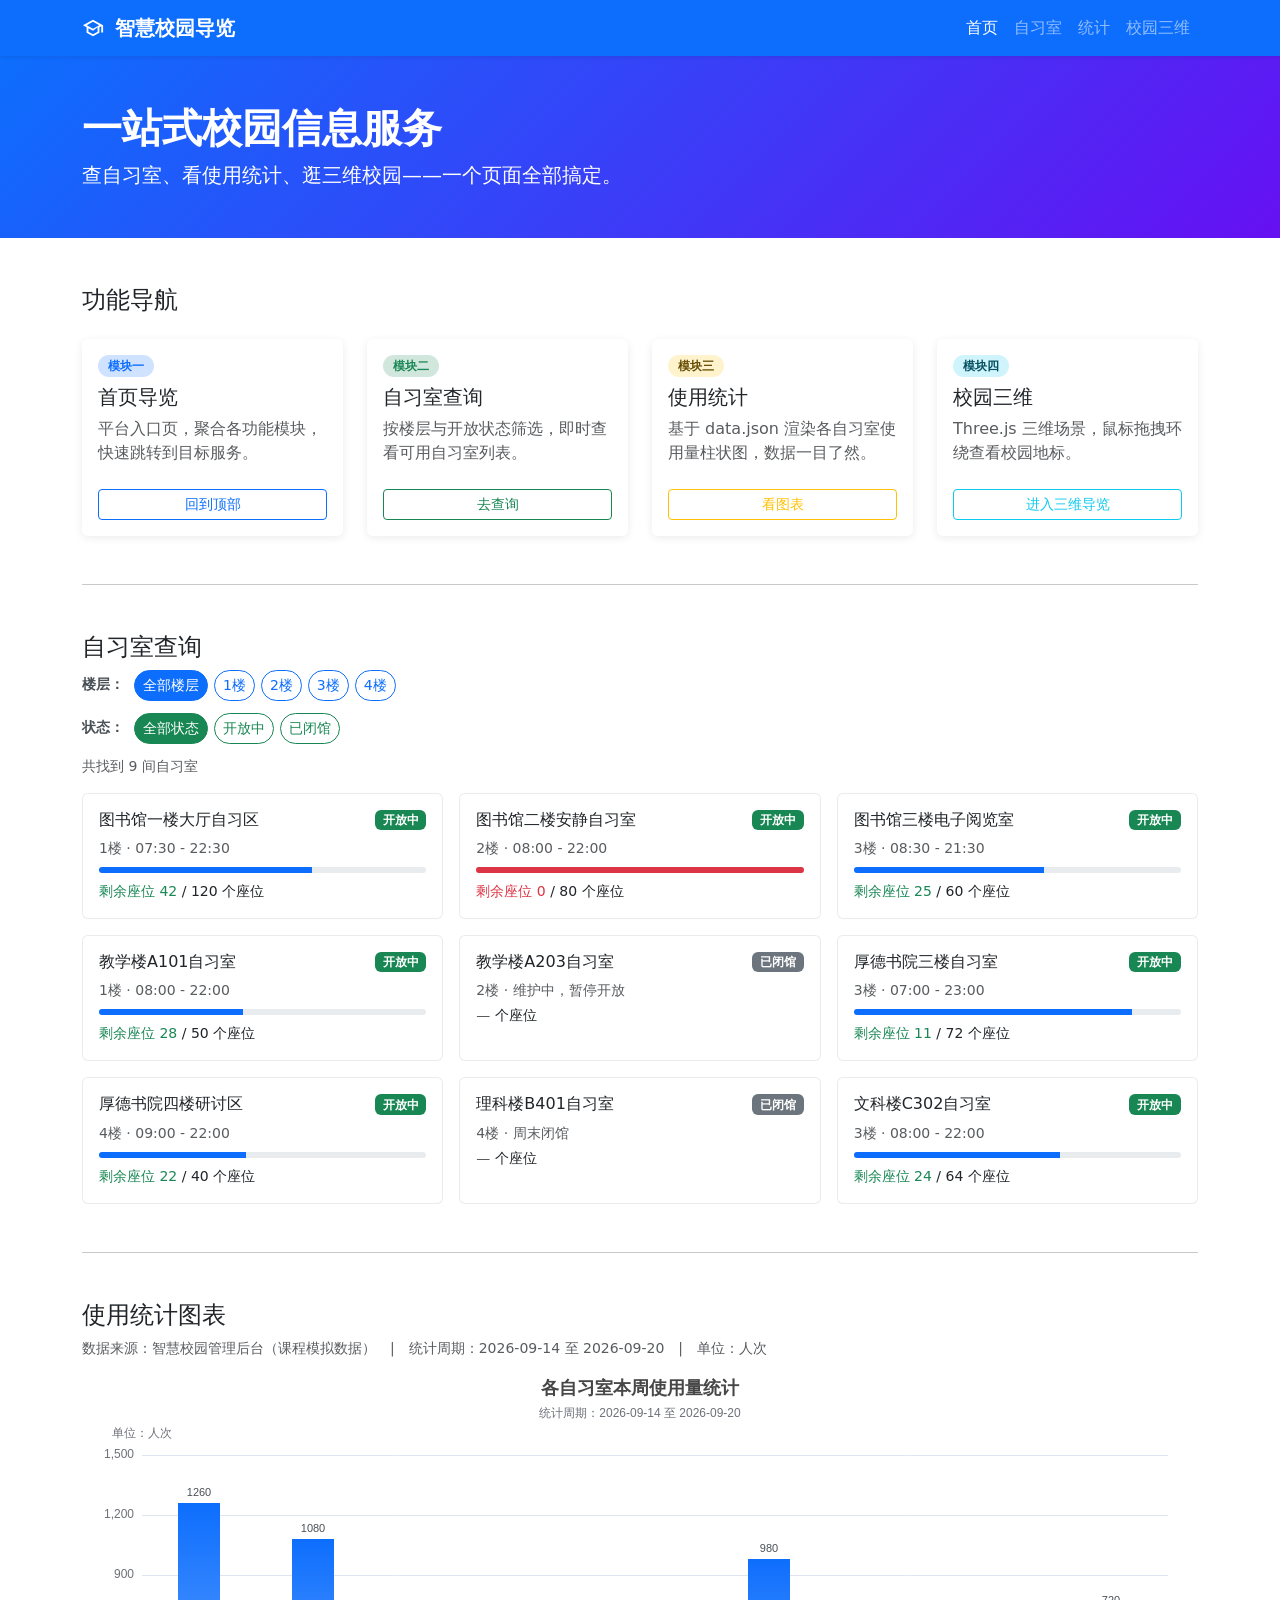
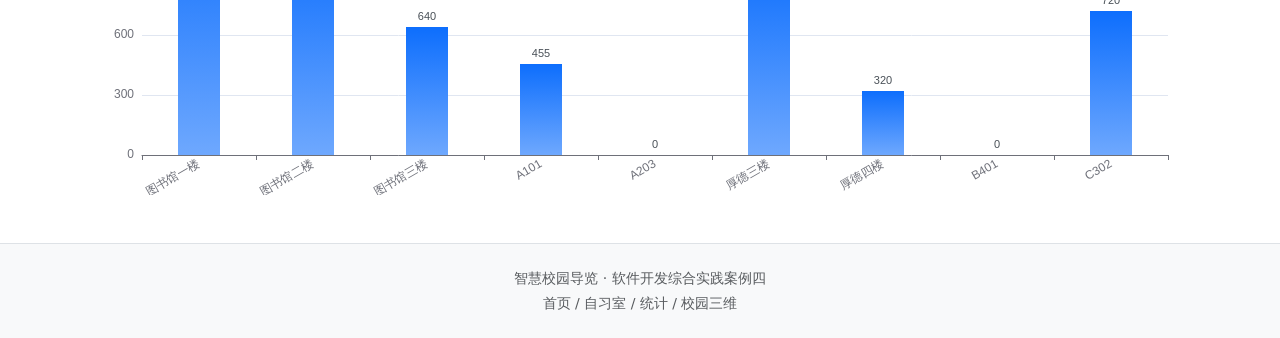
<file: index.html>
<!DOCTYPE html>
<html lang="zh-CN">
<head>
  <meta charset="UTF-8">
  <meta name="viewport" content="width=device-width, initial-scale=1.0">
  <title>智慧校园导览 · 首页</title>
  <!-- Bootstrap 本地离线包 -->
  <link href="libs/bootstrap.min.css" rel="stylesheet">
  <!-- 自定义样式 -->
  <link href="css/style.css" rel="stylesheet">
</head>
<body>
  <!-- ============ 导航栏：四个入口 ============ -->
  <nav class="navbar navbar-expand-lg navbar-dark bg-primary sticky-top shadow-sm">
    <div class="container">
      <a class="navbar-brand fw-bold" href="#home">
        <svg class="brand-icon" viewBox="0 0 24 24" width="22" height="22" aria-hidden="true">
          <path fill="currentColor" d="M12 3 1 9l4 2.18v6L12 21l7-3.82v-6l2-1.09V17h2V9L12 3zm6.82 6L12 12.72 5.18 9 12 5.28 18.82 9zM17 15.99l-5 2.73-5-2.73v-3.72L12 15l5-3.72v3.71z"/>
        </svg>
        智慧校园导览
      </a>
      <button class="navbar-toggler" type="button" data-bs-toggle="collapse"
              data-bs-target="#mainNav" aria-controls="mainNav"
              aria-expanded="false" aria-label="切换导航">
        <span class="navbar-toggler-icon"></span>
      </button>
      <div class="collapse navbar-collapse" id="mainNav">
        <ul class="navbar-nav ms-auto">
          <li class="nav-item"><a class="nav-link active" href="#home">首页</a></li>
          <li class="nav-item"><a class="nav-link" href="#rooms">自习室</a></li>
          <li class="nav-item"><a class="nav-link" href="#stats">统计</a></li>
          <li class="nav-item"><a class="nav-link" href="three-d/scene.html">校园三维</a></li>
        </ul>
      </div>
    </div>
  </nav>

  <!-- ============ 首页区块 ============ -->
  <header id="home" class="hero text-white">
    <div class="container py-5">
      <h1 class="display-6 fw-bold">一站式校园信息服务</h1>
      <p class="lead mb-0">查自习室、看使用统计、逛三维校园——一个页面全部搞定。</p>
    </div>
  </header>

  <main class="container py-5">
    <!-- 首页卡片区块：四个模块入口 -->
    <section aria-labelledby="cards-title">
      <h2 id="cards-title" class="h4 mb-4">功能导航</h2>
      <div class="row g-4">
        <div class="col-sm-6 col-lg-3">
          <div class="card h-100 module-card">
            <div class="card-body d-flex flex-column">
              <span class="card-badge bg-primary-subtle text-primary">模块一</span>
              <h3 class="h5 card-title mt-2">首页导览</h3>
              <p class="card-text text-muted flex-grow-1">平台入口页，聚合各功能模块，快速跳转到目标服务。</p>
              <a href="#home" class="btn btn-outline-primary btn-sm mt-2">回到顶部</a>
            </div>
          </div>
        </div>
        <div class="col-sm-6 col-lg-3">
          <div class="card h-100 module-card">
            <div class="card-body d-flex flex-column">
              <span class="card-badge bg-success-subtle text-success">模块二</span>
              <h3 class="h5 card-title mt-2">自习室查询</h3>
              <p class="card-text text-muted flex-grow-1">按楼层与开放状态筛选，即时查看可用自习室列表。</p>
              <a href="#rooms" class="btn btn-outline-success btn-sm mt-2">去查询</a>
            </div>
          </div>
        </div>
        <div class="col-sm-6 col-lg-3">
          <div class="card h-100 module-card">
            <div class="card-body d-flex flex-column">
              <span class="card-badge bg-warning-subtle text-warning-emphasis">模块三</span>
              <h3 class="h5 card-title mt-2">使用统计</h3>
              <p class="card-text text-muted flex-grow-1">基于 data.json 渲染各自习室使用量柱状图，数据一目了然。</p>
              <a href="#stats" class="btn btn-outline-warning btn-sm mt-2">看图表</a>
            </div>
          </div>
        </div>
        <div class="col-sm-6 col-lg-3">
          <div class="card h-100 module-card">
            <div class="card-body d-flex flex-column">
              <span class="card-badge bg-info-subtle text-info-emphasis">模块四</span>
              <h3 class="h5 card-title mt-2">校园三维</h3>
              <p class="card-text text-muted flex-grow-1">Three.js 三维场景，鼠标拖拽环绕查看校园地标。</p>
              <a href="three-d/scene.html" class="btn btn-outline-info btn-sm mt-2">进入三维导览</a>
            </div>
          </div>
        </div>
      </div>
    </section>

    <hr class="my-5">

    <!-- ============ 自习室区块 ============ -->
    <section id="rooms" class="module-section">
      <h2 class="h4">自习室查询</h2>

      <!-- 楼层筛选 -->
      <div class="filter-group" id="floor-filters" role="group" aria-label="按楼层筛选">
        <span class="filter-label">楼层：</span>
        <button type="button" class="btn btn-sm btn-outline-primary active" data-floor="all">全部楼层</button>
        <button type="button" class="btn btn-sm btn-outline-primary" data-floor="1">1楼</button>
        <button type="button" class="btn btn-sm btn-outline-primary" data-floor="2">2楼</button>
        <button type="button" class="btn btn-sm btn-outline-primary" data-floor="3">3楼</button>
        <button type="button" class="btn btn-sm btn-outline-primary" data-floor="4">4楼</button>
      </div>

      <!-- 开放状态筛选 -->
      <div class="filter-group" id="status-filters" role="group" aria-label="按开放状态筛选">
        <span class="filter-label">状态：</span>
        <button type="button" class="btn btn-sm btn-outline-success active" data-status="all">全部状态</button>
        <button type="button" class="btn btn-sm btn-outline-success" data-status="open">开放中</button>
        <button type="button" class="btn btn-sm btn-outline-success" data-status="closed">已闭馆</button>
      </div>

      <p class="text-muted small mb-3" id="room-count"></p>
      <div class="row g-3" id="room-list" aria-live="polite"></div>
    </section>

    <hr class="my-5">

    <!-- ============ 统计区块 ============ -->
    <section id="stats" class="module-section">
      <h2 class="h4">使用统计图表</h2>
      <p class="text-muted small mb-3" id="chart-meta">正在加载数据…</p>
      <!-- 加载失败（断网）提示，默认隐藏 -->
      <p id="chart-status" class="alert alert-warning d-none" role="alert"></p>
      <!-- ECharts 容器：必须有确定高度 -->
      <div id="usage-chart" style="width: 100%; height: 420px;"></div>
    </section>
  </main>

  <!-- ============ 页脚 ============ -->
  <footer class="bg-light border-top py-4 mt-auto">
    <div class="container text-center text-muted small">
      <p class="mb-1">智慧校园导览 · 软件开发综合实践案例四</p>
      <p class="mb-0">首页 / 自习室 / 统计 / 校园三维</p>
    </div>
  </footer>

  <script src="libs/bootstrap.bundle.min.js"></script>
  <script src="libs/echarts.min.js"></script>
  <script src="js/rooms.js"></script>
  <script src="js/stats.js"></script>
</body>
</html>
</file>
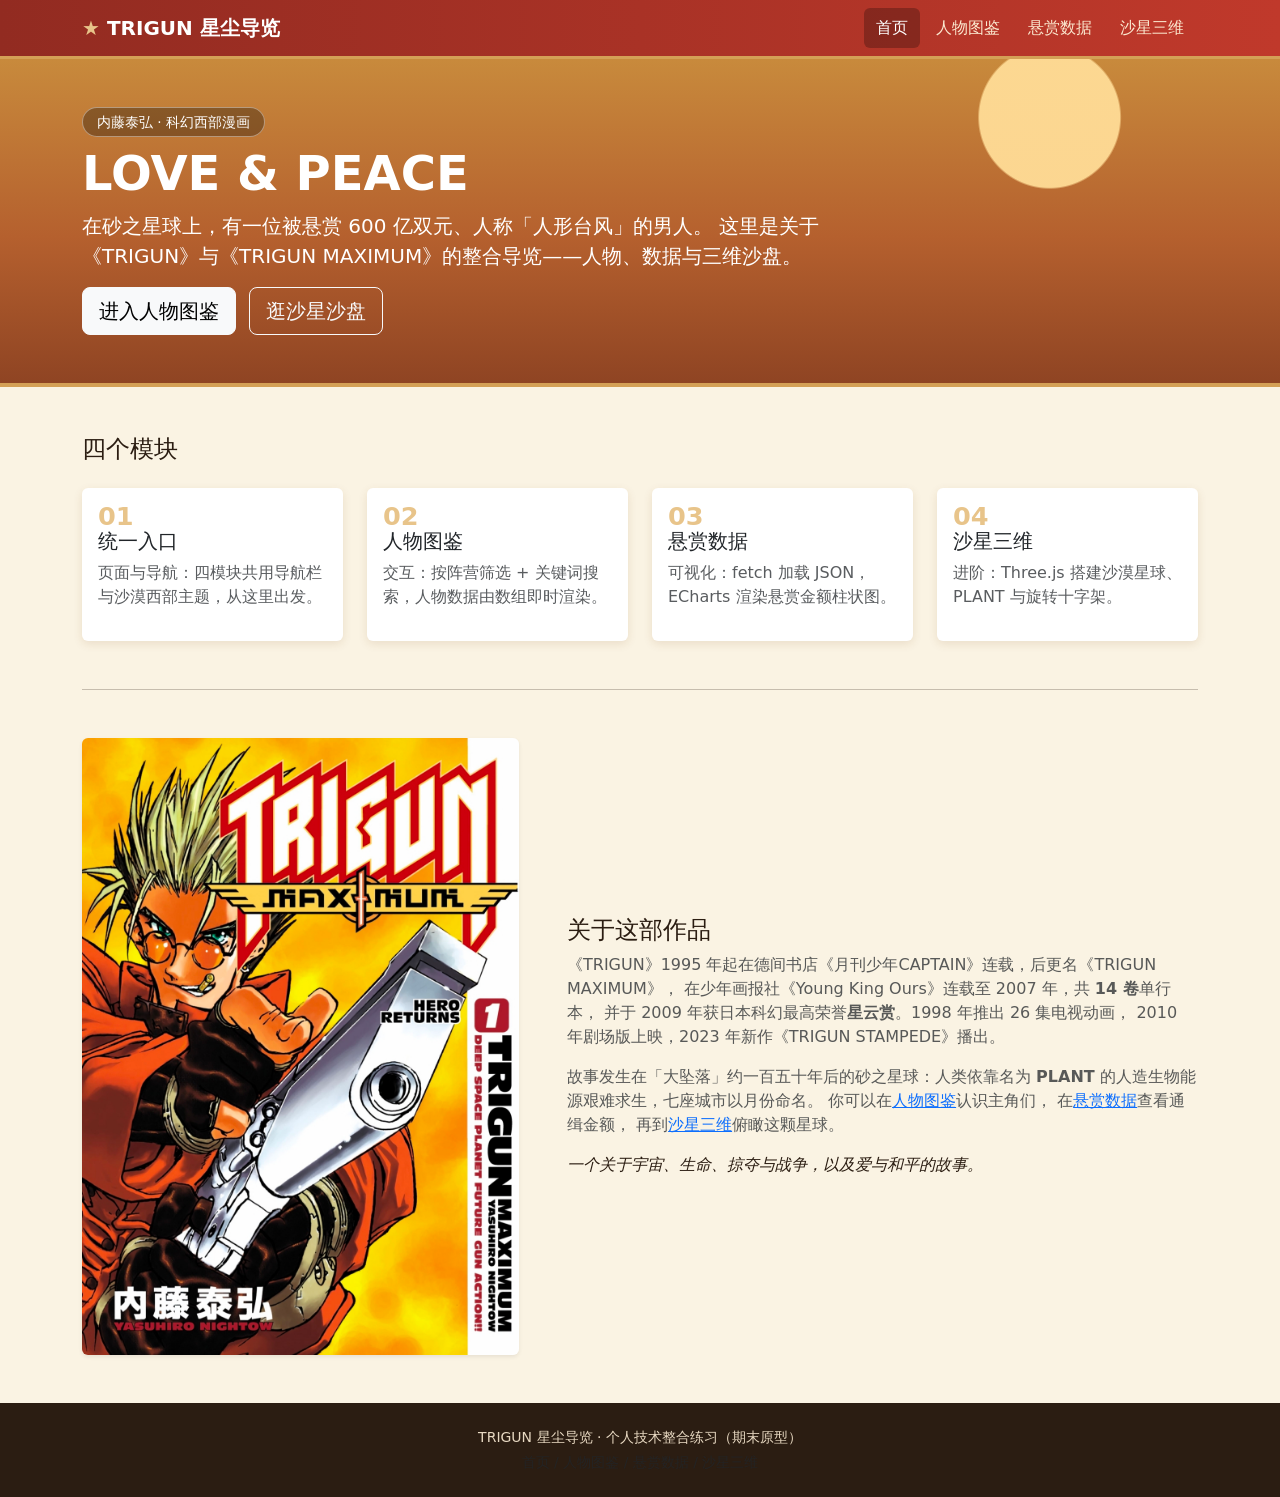
<file: zizhushijian/index.html>
<!DOCTYPE html>
<html lang="zh-CN">
<head>
  <meta charset="UTF-8">
  <meta name="viewport" content="width=device-width, initial-scale=1.0">
  <title>TRIGUN 星尘导览 · 首页</title>
  <link href="../school/libs/bootstrap.min.css" rel="stylesheet">
  <link href="css/style.css" rel="stylesheet">
</head>
<body>
  <!-- ============ 统一导航（全站复用） ============ -->
  <nav class="navbar navbar-expand-lg navbar-dark site-nav sticky-top">
    <div class="container">
      <a class="navbar-brand fw-bold" href="index.html">
        <span class="brand-mark">★</span> TRIGUN 星尘导览
      </a>
      <button class="navbar-toggler" type="button" data-bs-toggle="collapse"
              data-bs-target="#mainNav" aria-controls="mainNav"
              aria-expanded="false" aria-label="切换导航">
        <span class="navbar-toggler-icon"></span>
      </button>
      <div class="collapse navbar-collapse" id="mainNav">
        <ul class="navbar-nav ms-auto">
          <li class="nav-item"><a class="nav-link active" href="index.html">首页</a></li>
          <li class="nav-item"><a class="nav-link" href="characters.html">人物图鉴</a></li>
          <li class="nav-item"><a class="nav-link" href="data.html">悬赏数据</a></li>
          <li class="nav-item"><a class="nav-link" href="three-d/scene.html">沙星三维</a></li>
        </ul>
      </div>
    </div>
  </nav>

  <!-- ============ Hero ============ -->
  <header class="hero">
    <div class="container py-5">
      <span class="hero-tag">内藤泰弘 · 科幻西部漫画</span>
      <h1 class="display-5 fw-bold mt-2">LOVE &amp; PEACE</h1>
      <p class="lead col-lg-8">
        在砂之星球上，有一位被悬赏 <strong>600 亿双元</strong>、人称「人形台风」的男人。
        这里是关于《TRIGUN》与《TRIGUN MAXIMUM》的整合导览——人物、数据与三维沙盘。
      </p>
      <a class="btn btn-light btn-lg me-2" href="characters.html">进入人物图鉴</a>
      <a class="btn btn-outline-light btn-lg" href="three-d/scene.html">逛沙星沙盘</a>
    </div>
  </header>

  <main class="container py-5">
    <!-- ============ 模块卡片 ============ -->
    <section aria-labelledby="modules-title">
      <h2 id="modules-title" class="h4 mb-4">四个模块</h2>
      <div class="row g-4">
        <div class="col-sm-6 col-lg-3">
          <div class="card module-card h-100">
            <div class="card-body d-flex flex-column">
              <span class="card-num">01</span>
              <h3 class="h5 card-title">统一入口</h3>
              <p class="card-text text-muted flex-grow-1">页面与导航：四模块共用导航栏与沙漠西部主题，从这里出发。</p>
              <a href="index.html" class="stretched-link"></a>
            </div>
          </div>
        </div>
        <div class="col-sm-6 col-lg-3">
          <div class="card module-card h-100">
            <div class="card-body d-flex flex-column">
              <span class="card-num">02</span>
              <h3 class="h5 card-title">人物图鉴</h3>
              <p class="card-text text-muted flex-grow-1">交互：按阵营筛选 + 关键词搜索，人物数据由数组即时渲染。</p>
              <a href="characters.html" class="stretched-link"></a>
            </div>
          </div>
        </div>
        <div class="col-sm-6 col-lg-3">
          <div class="card module-card h-100">
            <div class="card-body d-flex flex-column">
              <span class="card-num">03</span>
              <h3 class="h5 card-title">悬赏数据</h3>
              <p class="card-text text-muted flex-grow-1">可视化：fetch 加载 JSON，ECharts 渲染悬赏金额柱状图。</p>
              <a href="data.html" class="stretched-link"></a>
            </div>
          </div>
        </div>
        <div class="col-sm-6 col-lg-3">
          <div class="card module-card h-100">
            <div class="card-body d-flex flex-column">
              <span class="card-num">04</span>
              <h3 class="h5 card-title">沙星三维</h3>
              <p class="card-text text-muted flex-grow-1">进阶：Three.js 搭建沙漠星球、PLANT 与旋转十字架。</p>
              <a href="three-d/scene.html" class="stretched-link"></a>
            </div>
          </div>
        </div>
      </div>
    </section>

    <hr class="my-5">

    <!-- ============ 作品速览（与人物/数据模块衔接） ============ -->
    <section class="row g-5 align-items-center">
      <div class="col-lg-5">
        <img src="images/trimax01.jpg" alt="TRIGUN MAXIMUM 第一卷封面" class="img-fluid rounded shadow-sm">
      </div>
      <div class="col-lg-7">
        <h2 class="h4">关于这部作品</h2>
        <p class="text-muted">
          《TRIGUN》1995 年起在德间书店《月刊少年CAPTAIN》连载，后更名《TRIGUN MAXIMUM》，
          在少年画报社《Young King Ours》连载至 2007 年，共 <strong>14 卷</strong>单行本，
          并于 2009 年获日本科幻最高荣誉<strong>星云赏</strong>。1998 年推出 26 集电视动画，
          2010 年剧场版上映，2023 年新作《TRIGUN STAMPEDE》播出。
        </p>
        <p class="text-muted">
          故事发生在「大坠落」约一百五十年后的砂之星球：人类依靠名为
          <strong>PLANT</strong> 的人造生物能源艰难求生，七座城市以月份命名。
          你可以在<a href="characters.html">人物图鉴</a>认识主角们，
          在<a href="data.html">悬赏数据</a>查看通缉金额，
          再到<a href="three-d/scene.html">沙星三维</a>俯瞰这颗星球。
        </p>
        <p class="mb-0">
          <em>一个关于宇宙、生命、掠夺与战争，以及爱与和平的故事。</em>
        </p>
      </div>
    </section>
  </main>

  <footer class="site-footer">
    <div class="container py-4 text-center small">
      <p class="mb-1">TRIGUN 星尘导览 · 个人技术整合练习（期末原型）</p>
      <p class="mb-0 text-muted">首页 / 人物图鉴 / 悬赏数据 / 沙星三维</p>
    </div>
  </footer>

  <script src="../school/libs/bootstrap.bundle.min.js"></script>
</body>
</html>
</file>
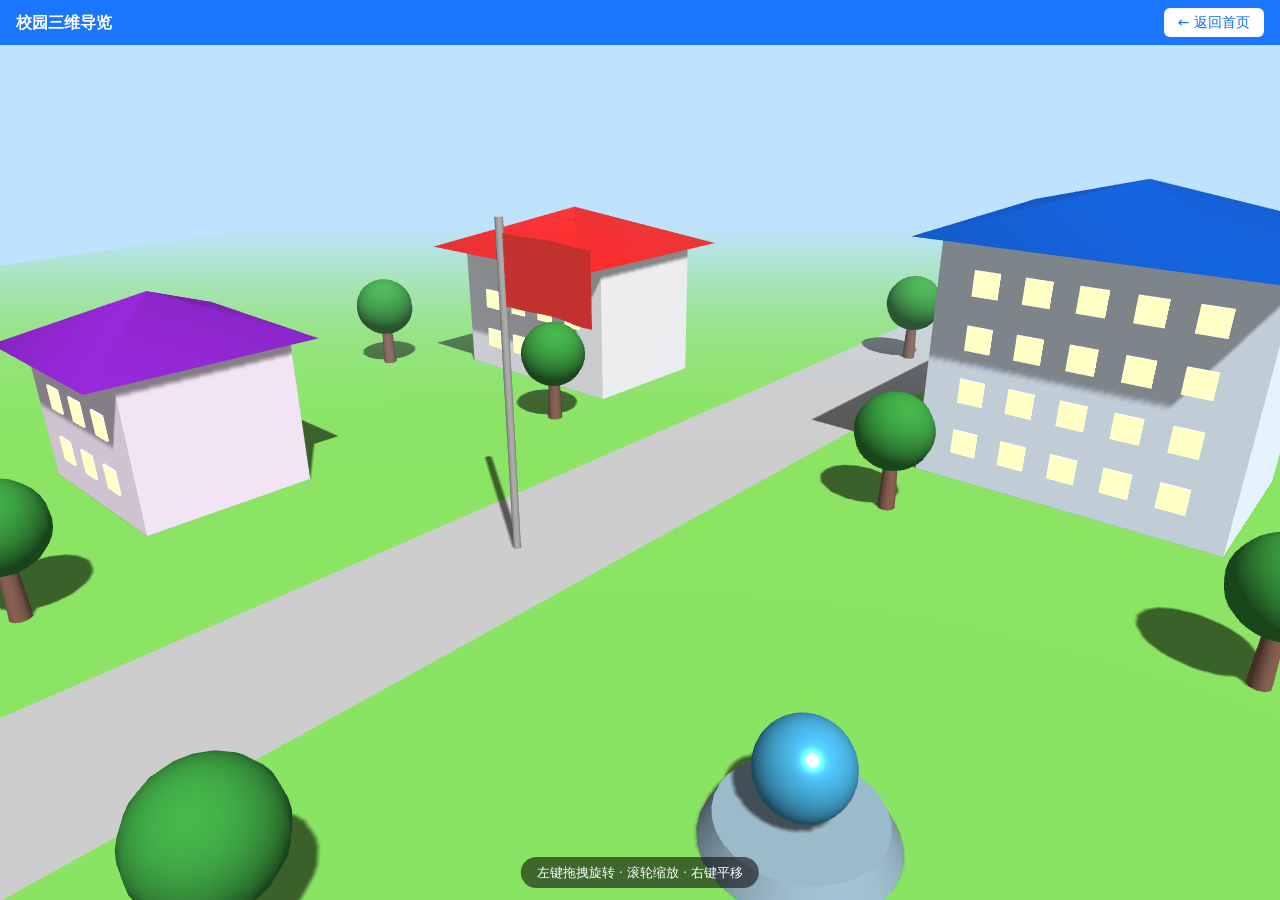
<file: three-d/scene.html>
<!DOCTYPE html>
<html lang="zh-CN">
<head>
  <meta charset="UTF-8">
  <meta name="viewport" content="width=device-width, initial-scale=1.0">
  <title>校园三维导览 · 智慧校园导览</title>
  <link href="../libs/bootstrap.min.css" rel="stylesheet">
  <style>
    html, body { height: 100%; }
    body { margin: 0; overflow: hidden; }
    #scene-canvas { display: block; }
    /* 顶部返回条：覆盖在画布上方，可返回首页 */
    .scene-topbar {
      position: fixed;
      top: 0; left: 0; right: 0;
      z-index: 10;
      display: flex;
      align-items: center;
      justify-content: space-between;
      padding: 8px 16px;
      background: rgba(13, 110, 253, 0.92);
      color: #fff;
    }
    .scene-topbar .title { font-weight: 700; font-size: 1rem; }
    .scene-topbar .btn-back {
      background: #fff;
      color: #0d6efd;
      border: none;
      border-radius: 6px;
      padding: 4px 14px;
      font-size: 0.875rem;
      text-decoration: none;
    }
    .scene-hint {
      position: fixed;
      bottom: 12px; left: 50%;
      transform: translateX(-50%);
      z-index: 10;
      margin: 0;
      padding: 6px 16px;
      border-radius: 999px;
      background: rgba(0, 0, 0, 0.55);
      color: #fff;
      font-size: 0.8rem;
      white-space: nowrap;
    }
  </style>
</head>
<body>
  <div class="scene-topbar">
    <span class="title">校园三维导览</span>
    <a class="btn-back" href="../index.html">&larr; 返回首页</a>
  </div>

  <canvas id="scene-canvas"></canvas>

  <p class="scene-hint">左键拖拽旋转 · 滚轮缩放 · 右键平移</p>

  <script src="../libs/three.min.js"></script>
  <script src="../libs/OrbitControls.js"></script>
  <script src="scene.js"></script>
</body>
</html>
</file>
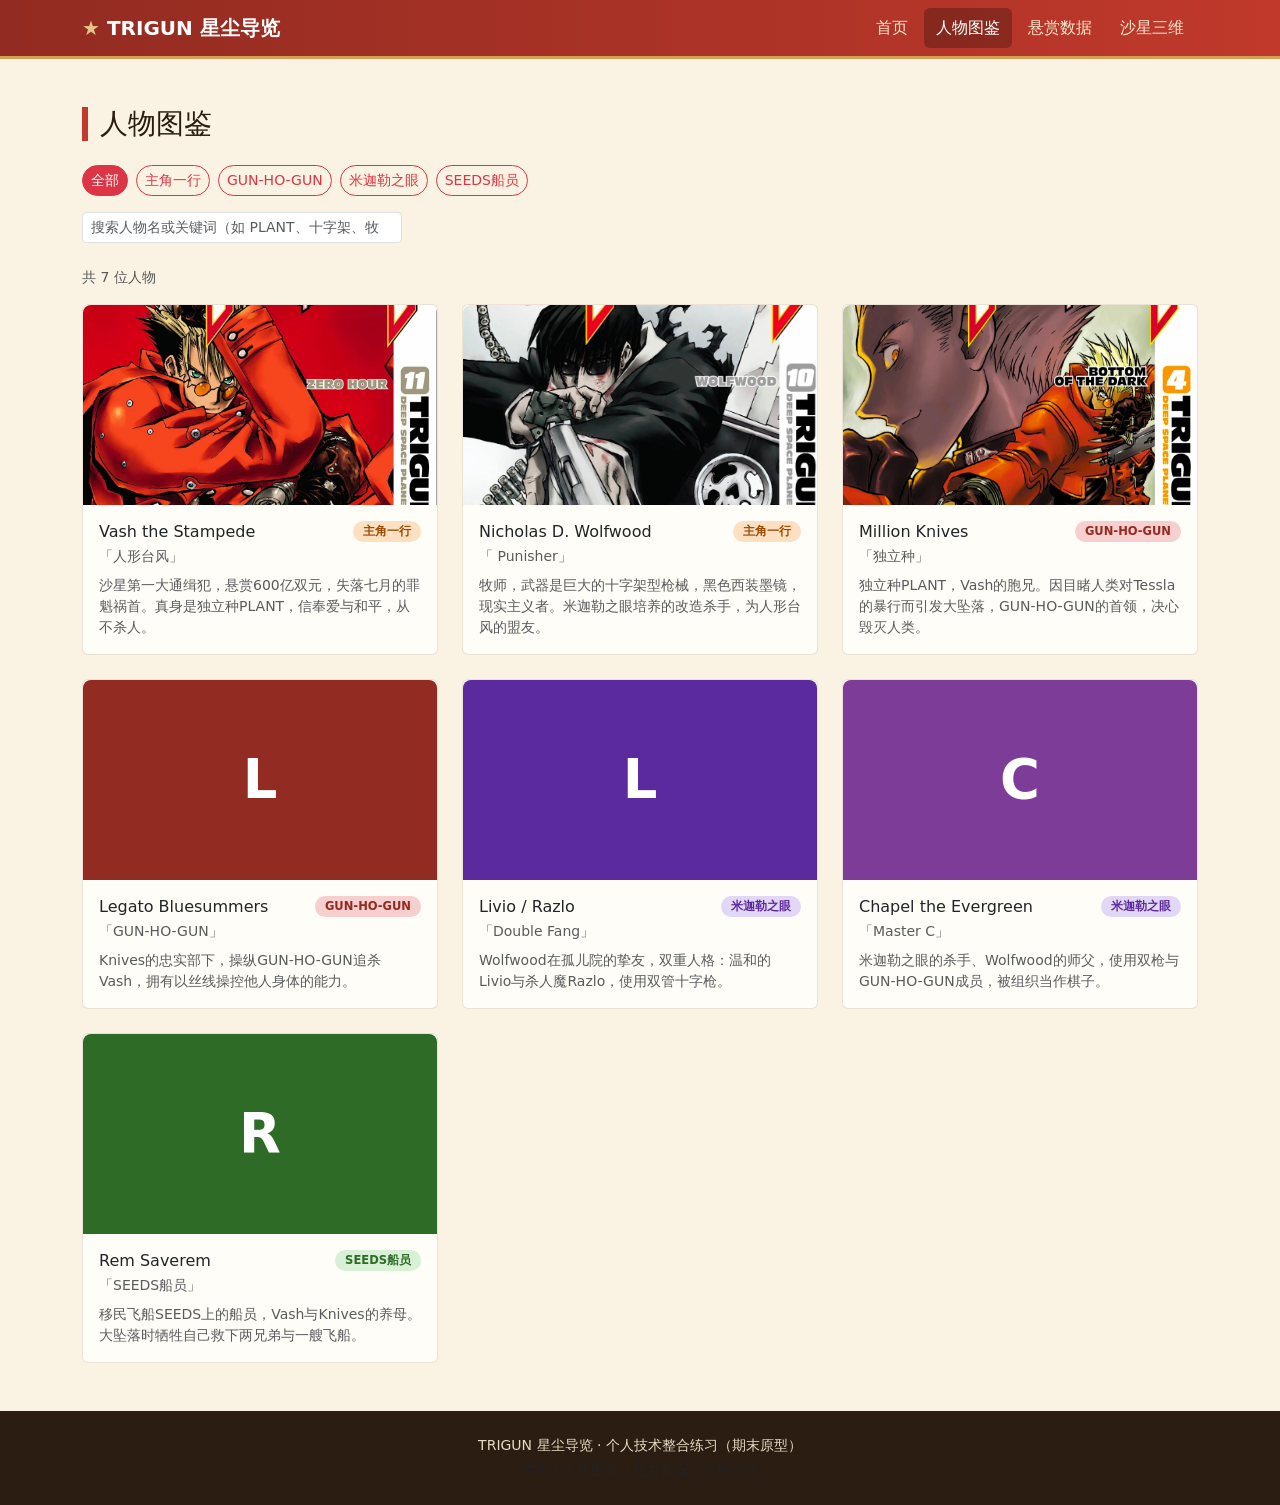
<file: zizhushijian/characters.html>
<!DOCTYPE html>
<html lang="zh-CN">
<head>
  <meta charset="UTF-8">
  <meta name="viewport" content="width=device-width, initial-scale=1.0">
  <title>人物图鉴 · TRIGUN 星尘导览</title>
  <link href="../school/libs/bootstrap.min.css" rel="stylesheet">
  <link href="css/style.css" rel="stylesheet">
</head>
<body>
  <!-- ============ 统一导航 ============ -->
  <nav class="navbar navbar-expand-lg navbar-dark site-nav sticky-top">
    <div class="container">
      <a class="navbar-brand fw-bold" href="index.html">
        <span class="brand-mark">★</span> TRIGUN 星尘导览
      </a>
      <button class="navbar-toggler" type="button" data-bs-toggle="collapse"
              data-bs-target="#mainNav" aria-controls="mainNav"
              aria-expanded="false" aria-label="切换导航">
        <span class="navbar-toggler-icon"></span>
      </button>
      <div class="collapse navbar-collapse" id="mainNav">
        <ul class="navbar-nav ms-auto">
          <li class="nav-item"><a class="nav-link" href="index.html">首页</a></li>
          <li class="nav-item"><a class="nav-link active" href="characters.html">人物图鉴</a></li>
          <li class="nav-item"><a class="nav-link" href="data.html">悬赏数据</a></li>
          <li class="nav-item"><a class="nav-link" href="three-d/scene.html">沙星三维</a></li>
        </ul>
      </div>
    </div>
  </nav>

  <main class="container py-5">
    <h1 class="section-title h3 mb-4">人物图鉴</h1>

    <!-- 阵营筛选 + 关键词搜索（交互） -->
    <div class="filter-bar mb-3">
      <button type="button" class="btn btn-sm btn-outline-danger active" data-faction="all">全部</button>
      <button type="button" class="btn btn-sm btn-outline-danger" data-faction="protagonist">主角一行</button>
      <button type="button" class="btn btn-sm btn-outline-danger" data-faction="gunho">GUN-HO-GUN</button>
      <button type="button" class="btn btn-sm btn-outline-danger" data-faction="eye">米迦勒之眼</button>
      <button type="button" class="btn btn-sm btn-outline-danger" data-faction="crew">SEEDS船员</button>
    </div>
    <div class="mb-4">
      <input type="search" id="char-search" class="form-control form-control-sm search-box"
             placeholder="搜索人物名或关键词（如 PLANT、十字架、牧师）">
    </div>

    <p class="text-muted small mb-3" id="char-count"></p>
    <div class="row g-4" id="char-list" aria-live="polite"></div>
  </main>

  <footer class="site-footer">
    <div class="container py-4 text-center small">
      <p class="mb-1">TRIGUN 星尘导览 · 个人技术整合练习（期末原型）</p>
      <p class="mb-0 text-muted">首页 / 人物图鉴 / 悬赏数据 / 沙星三维</p>
    </div>
  </footer>

  <script src="../school/libs/bootstrap.bundle.min.js"></script>
  <script src="js/characters.js"></script>
</body>
</html>
</file>
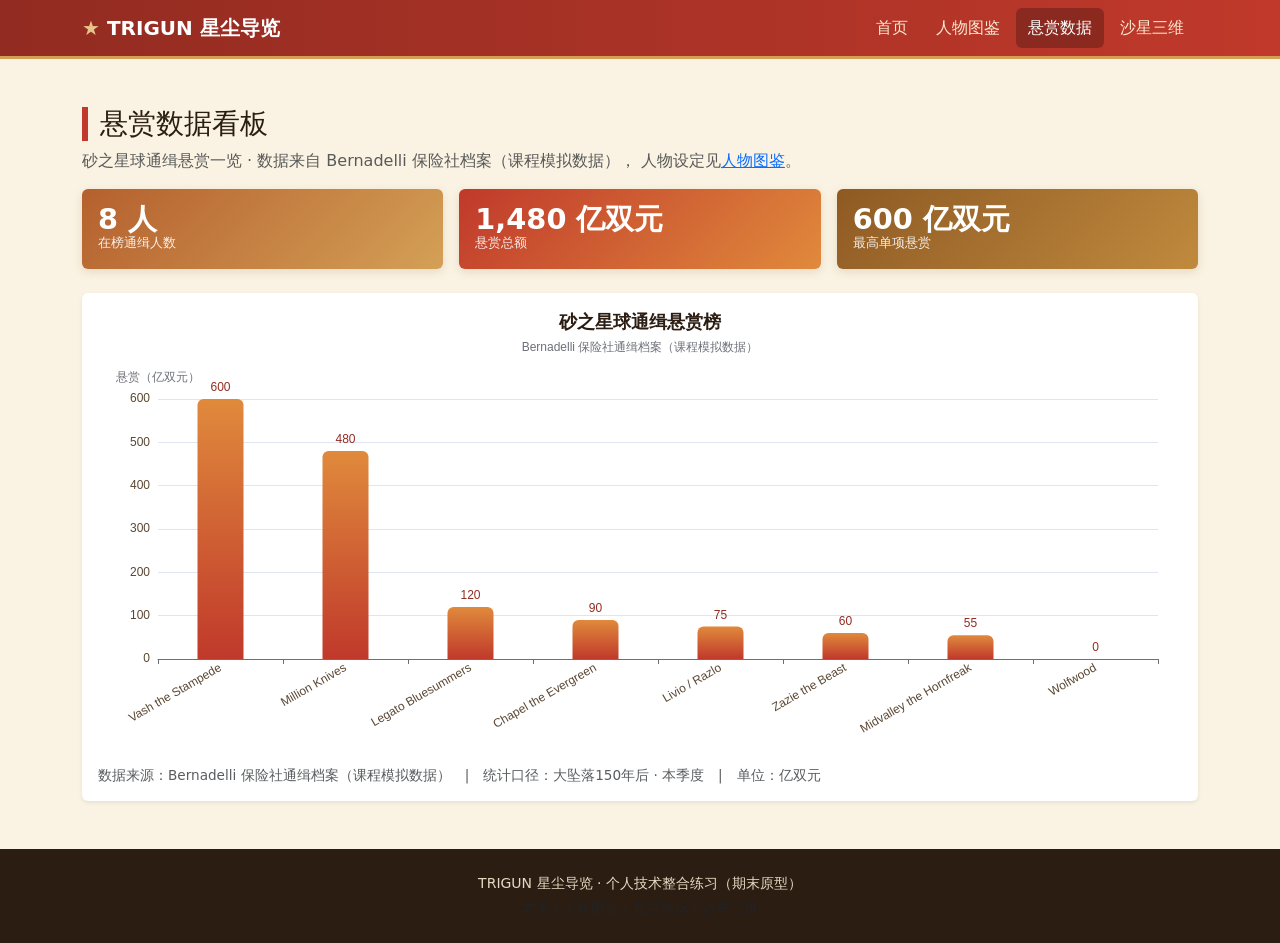
<file: zizhushijian/data.html>
<!DOCTYPE html>
<html lang="zh-CN">
<head>
  <meta charset="UTF-8">
  <meta name="viewport" content="width=device-width, initial-scale=1.0">
  <title>悬赏数据 · TRIGUN 星尘导览</title>
  <link href="../school/libs/bootstrap.min.css" rel="stylesheet">
  <link href="css/style.css" rel="stylesheet">
</head>
<body>
  <!-- ============ 统一导航 ============ -->
  <nav class="navbar navbar-expand-lg navbar-dark site-nav sticky-top">
    <div class="container">
      <a class="navbar-brand fw-bold" href="index.html">
        <span class="brand-mark">★</span> TRIGUN 星尘导览
      </a>
      <button class="navbar-toggler" type="button" data-bs-toggle="collapse"
              data-bs-target="#mainNav" aria-controls="mainNav"
              aria-expanded="false" aria-label="切换导航">
        <span class="navbar-toggler-icon"></span>
      </button>
      <div class="collapse navbar-collapse" id="mainNav">
        <ul class="navbar-nav ms-auto">
          <li class="nav-item"><a class="nav-link" href="index.html">首页</a></li>
          <li class="nav-item"><a class="nav-link" href="characters.html">人物图鉴</a></li>
          <li class="nav-item"><a class="nav-link active" href="data.html">悬赏数据</a></li>
          <li class="nav-item"><a class="nav-link" href="three-d/scene.html">沙星三维</a></li>
        </ul>
      </div>
    </div>
  </nav>

  <main class="container py-5">
    <h1 class="section-title h3 mb-2">悬赏数据看板</h1>
    <p class="text-muted">砂之星球通缉悬赏一览 · 数据来自 Bernadelli 保险社档案（课程模拟数据），
      人物设定见<a href="characters.html">人物图鉴</a>。</p>

    <!-- 概览卡片 -->
    <div class="row g-3 mb-4" id="stat-cards"></div>

    <!-- 图表 -->
    <div class="card border-0 shadow-sm">
      <div class="card-body">
        <div id="chart-status" class="alert alert-warning d-none mb-3" role="alert"></div>
        <div id="usage-chart" style="width:100%;height:440px;"></div>
        <p class="chart-meta text-muted mt-3 mb-0" id="chart-meta"></p>
      </div>
    </div>
  </main>

  <footer class="site-footer">
    <div class="container py-4 text-center small">
      <p class="mb-1">TRIGUN 星尘导览 · 个人技术整合练习（期末原型）</p>
      <p class="mb-0 text-muted">首页 / 人物图鉴 / 悬赏数据 / 沙星三维</p>
    </div>
  </footer>

  <script src="../school/libs/bootstrap.bundle.min.js"></script>
  <script src="../school/libs/echarts.min.js"></script>
  <script src="js/data-board.js"></script>
</body>
</html>
</file>
<file: css/style.css>
/* ===== 智慧校园导览 自定义样式 ===== */

:root {
  --brand-gradient: linear-gradient(135deg, #0d6efd 0%, #6610f2 100%);
}

body {
  display: flex;
  flex-direction: column;
  min-height: 100vh;
}

main {
  flex: 1 0 auto;
}

/* 锚点跳转时给粘性导航栏留出空间 */
section[id],
header[id] {
  scroll-margin-top: 72px;
}

/* 导航品牌图标 */
.brand-icon {
  vertical-align: -4px;
  margin-right: 4px;
}

/* 首页 Hero 横幅 */
.hero {
  background: var(--brand-gradient);
}

/* 首页卡片 */
.module-card {
  border: none;
  box-shadow: 0 2px 8px rgba(0, 0, 0, 0.08);
  transition: transform 0.2s ease, box-shadow 0.2s ease;
}

.module-card:hover {
  transform: translateY(-4px);
  box-shadow: 0 8px 20px rgba(13, 110, 253, 0.18);
}

.card-badge {
  display: inline-block;
  padding: 2px 10px;
  border-radius: 999px;
  font-size: 0.75rem;
  font-weight: 600;
  width: fit-content;
}

/* 模块区块间距 */
.module-section {
  min-height: 120px;
}

/* 筛选控件组 */
.filter-group {
  display: flex;
  flex-wrap: wrap;
  align-items: center;
  gap: 6px;
  margin-bottom: 12px;
}

.filter-label {
  font-size: 0.9rem;
  color: #495057;
  font-weight: 600;
  margin-right: 4px;
}

.filter-group .btn {
  border-radius: 999px;
}

/* 自习室卡片 */
.room-card {
  border: 1px solid rgba(0, 0, 0, 0.08);
  transition: box-shadow 0.2s ease;
}

.room-card:hover {
  box-shadow: 0 4px 14px rgba(0, 0, 0, 0.1);
}
</file>
<file: zizhushijian/css/style.css>
/* ============================================================
 * TRIGUN 星尘导览 · 主题样式（科幻西部 / 沙漠配色）
 * ============================================================ */

:root {
  --sand: #e8c48a;
  --sand-deep: #d4a056;
  --rust: #c0392b;
  --rust-deep: #922b21;
  --night: #2b1d12;
  --cream: #faf3e3;
}

body {
  display: flex;
  flex-direction: column;
  min-height: 100vh;
  background-color: var(--cream);
  color: var(--night);
}

main { flex: 1 0 auto; }

section, header { scroll-margin-top: 70px; }

/* ---------- 导航 ---------- */
.site-nav {
  background: linear-gradient(90deg, var(--rust-deep), var(--rust));
  border-bottom: 3px solid var(--sand-deep);
}

.brand-mark { color: var(--sand); }

.site-nav .nav-link {
  color: #fbe8cf;
  font-weight: 500;
  margin: 0 2px;
  border-radius: 6px;
  padding-left: 12px !important;
  padding-right: 12px !important;
}

.site-nav .nav-link:hover { background: rgba(255, 255, 255, 0.15); color: #fff; }
.site-nav .nav-link.active { background: rgba(0, 0, 0, 0.25); color: #fff; }

/* ---------- Hero ---------- */
.hero {
  color: #fff;
  background:
    radial-gradient(circle at 82% 18%, rgba(255, 220, 150, 0.95) 0 70px, rgba(255, 220, 150, 0) 72px),
    linear-gradient(180deg, #c88a3c 0%, #b5602e 55%, #8f4423 100%);
  border-bottom: 4px solid var(--sand-deep);
}

.hero-tag {
  display: inline-block;
  background: rgba(0, 0, 0, 0.3);
  border: 1px solid rgba(255, 255, 255, 0.4);
  border-radius: 999px;
  padding: 4px 14px;
  font-size: 0.85rem;
}

/* ---------- 模块卡片 ---------- */
.module-card {
  border: none;
  background: #fff;
  box-shadow: 0 3px 10px rgba(120, 70, 20, 0.12);
  transition: transform 0.2s ease, box-shadow 0.2s ease;
}

.module-card:hover {
  transform: translateY(-5px);
  box-shadow: 0 10px 22px rgba(192, 57, 43, 0.22);
}

.card-num {
  font-size: 1.6rem;
  font-weight: 800;
  color: var(--sand);
  line-height: 1;
}

/* ---------- 区块标题装饰 ---------- */
.section-title {
  border-left: 6px solid var(--rust);
  padding-left: 12px;
}

/* ---------- 筛选控件 ---------- */
.filter-bar {
  display: flex;
  flex-wrap: wrap;
  gap: 8px;
  align-items: center;
}

.filter-bar .btn { border-radius: 999px; }

.search-box { max-width: 320px; }

/* ---------- 人物卡片 ---------- */
.char-card {
  border: 1px solid rgba(120, 70, 20, 0.15);
  background: #fffdf8;
  transition: box-shadow 0.2s ease;
}

.char-card:hover { box-shadow: 0 6px 16px rgba(120, 70, 20, 0.18); }

.char-faction {
  font-size: 0.72rem;
  font-weight: 700;
  padding: 2px 10px;
  border-radius: 999px;
}

.fac-protagonist { background: #fde0c2; color: #9c4a00; }
.fac-independent  { background: #d6e9ff; color: #0b4f8a; }
.fac-eye          { background: #e2d7f5; color: #5b2a9e; }
.fac-gunho        { background: #f8cfcf; color: #922b21; }
.fac-crew         { background: #d8f0d6; color: #2e6b27; }

.char-portrait {
  width: 100%;
  height: 200px;
  object-fit: cover;
  border-radius: 8px 8px 0 0;
  background: var(--sand);
}

.char-avatar {
  width: 100%;
  height: 200px;
  display: flex;
  align-items: center;
  justify-content: center;
  font-size: 3.4rem;
  font-weight: 800;
  color: #fff;
  border-radius: 8px 8px 0 0;
}

/* ---------- 数据看板 ---------- */
.stat-card {
  border: none;
  color: #fff;
  box-shadow: 0 3px 10px rgba(120, 70, 20, 0.15);
}

.stat-card .stat-value { font-size: 1.8rem; font-weight: 800; line-height: 1; }
.stat-card .stat-label { font-size: 0.82rem; opacity: 0.9; }

.bg-vol { background: linear-gradient(135deg, #c0392b, #e08a3c); }
.bg-ep  { background: linear-gradient(135deg, #b5602e, #d4a056); }
.bg-award { background: linear-gradient(135deg, #8e5a23, #c08a3e); }

.chart-meta { font-size: 0.85rem; }

/* ---------- 页脚 ---------- */
.site-footer {
  background: var(--night);
  color: #e8d9c2;
  margin-top: auto;
}
</file>
